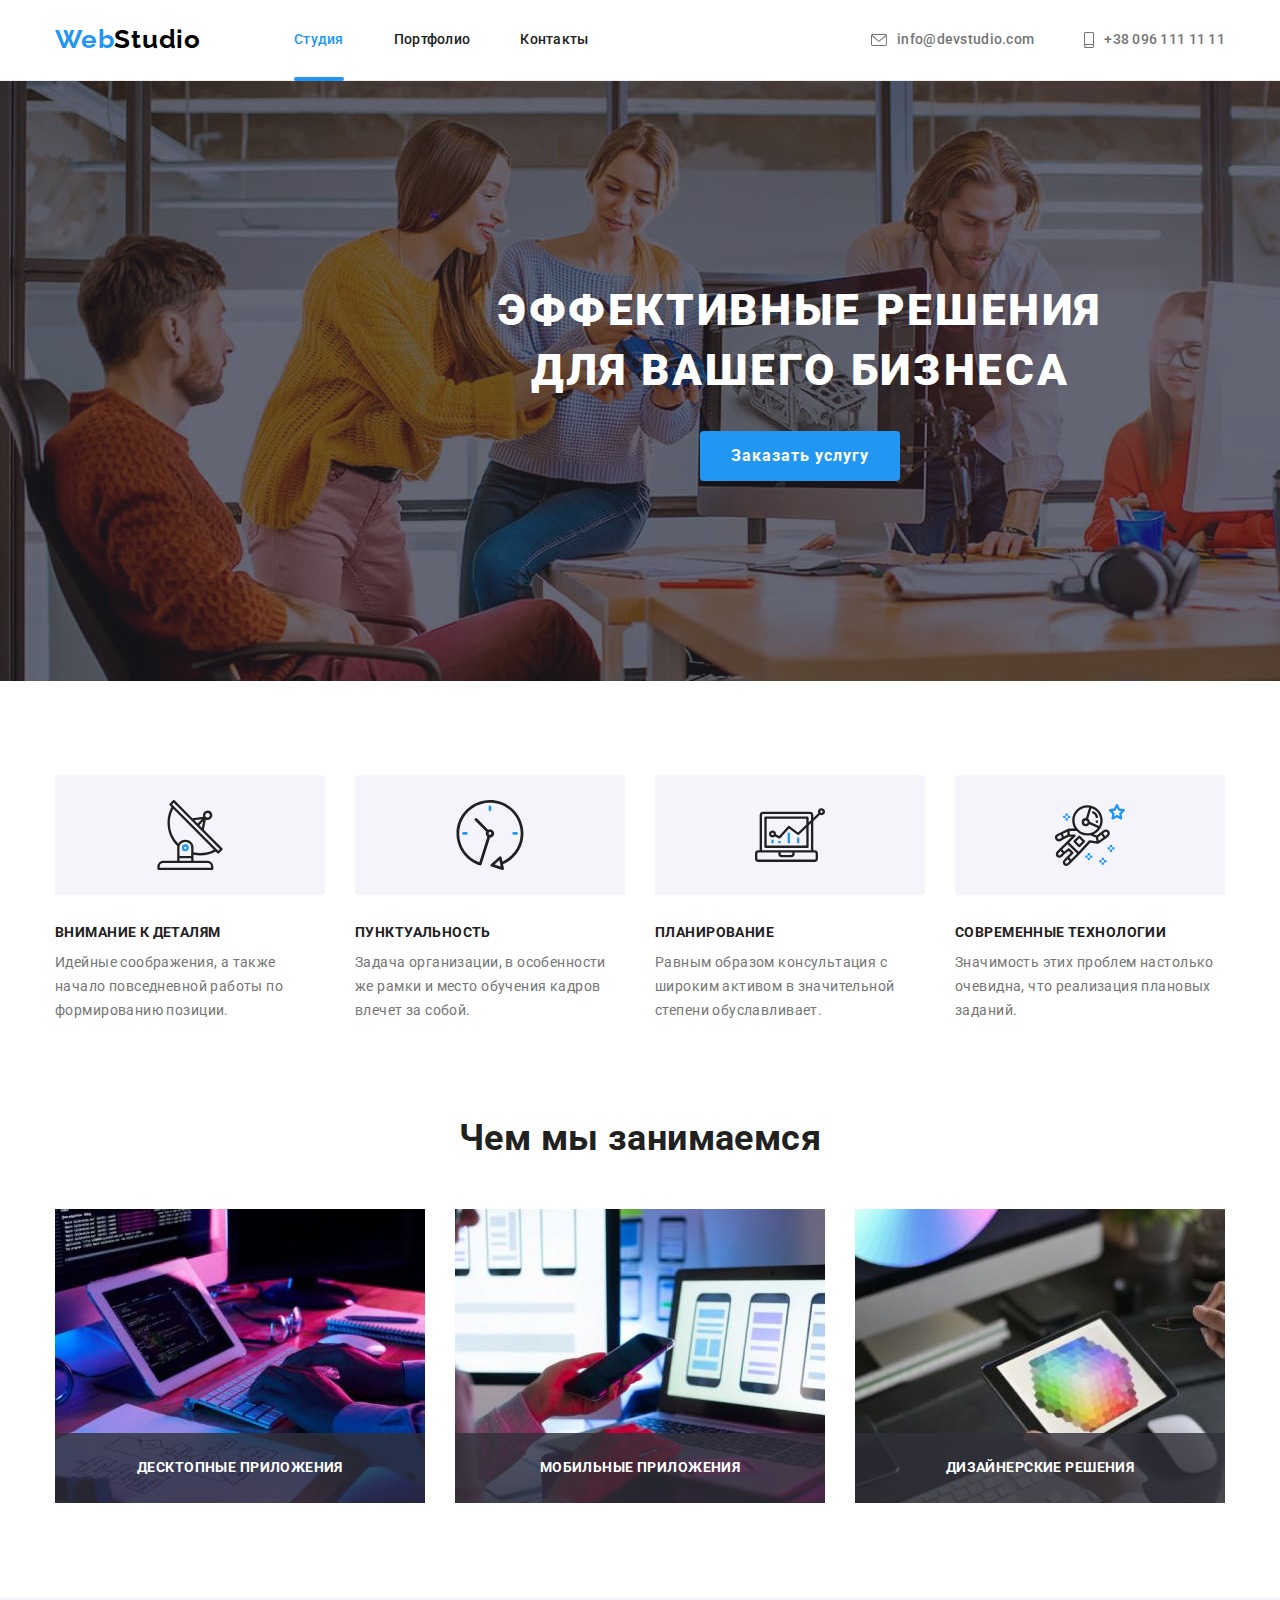
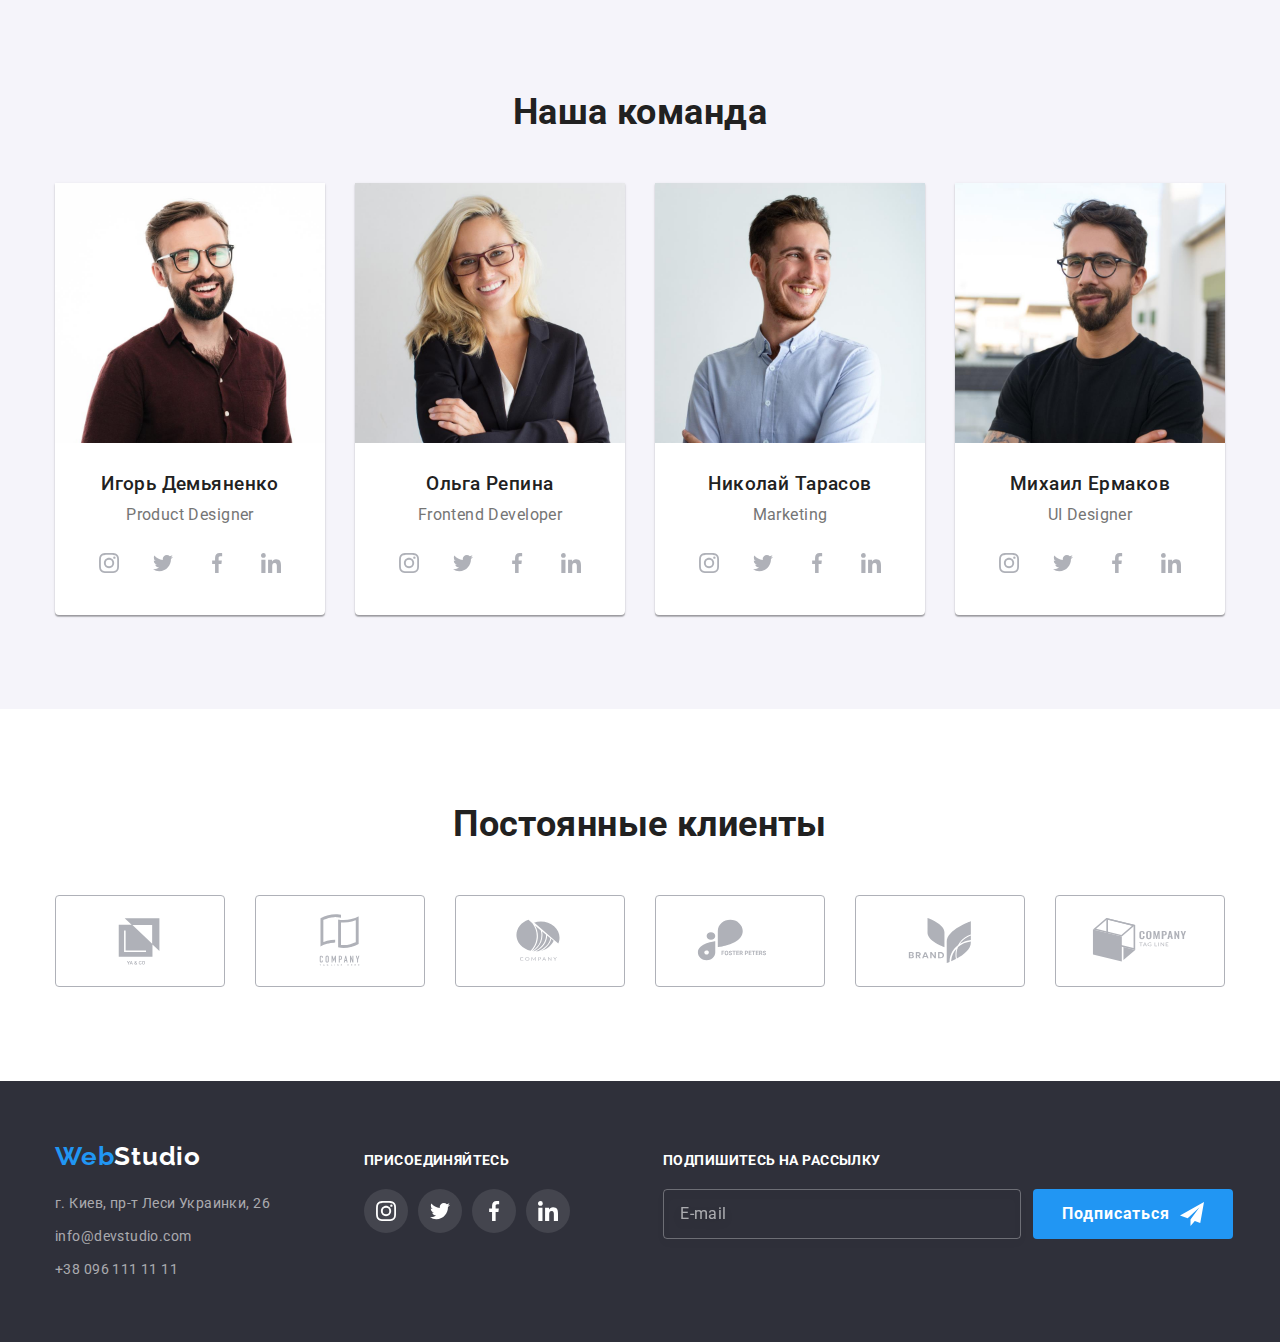
<file: index.html>
<!DOCTYPE html>
<html lang="ru">
  <head>
    <meta charset="UTF-8" />
    <meta http-equiv="X-UA-Compatible" content="IE=edge" />
    <meta name="viewport" content="width=device-width, initial-scale=1.0" />
    <title>Студия</title>
    <link rel="preconnect" href="https://fonts.googleapis.com" />
    <link rel="preconnect" href="https://fonts.gstatic.com" crossorigin />
    <link
      href="https://fonts.googleapis.com/css2?family=Raleway:wght@700&family=Roboto:wght@400;500;700;900&display=swap"
      rel="stylesheet"
    />
    <link rel="stylesheet" href="./css/modern-normalize.css" />
    <link rel="stylesheet" href="./css/styles.css" />
  </head>
  <body>
    <!--Верхняя линия-->
    <header>
      <div class="container header">
        <a class="logo link" href="./index.html"
          >Web<span class="logo-black">Studio</span></a
        >
        <nav>
          <ul class="site-nav">
            <li class="item">
              <a class="link current" href="./index.html">Студия</a>
            </li>
            <li class="item">
              <a class="link" href="./portfolio.html">Портфолио</a>
            </li>
            <li class="item">
              <a class="link" href="">Контакты</a>
            </li>
          </ul>
        </nav>
        <ul class="contacts">
          <li class="item">
            <a class="link" href="mailto:info@devstudio.com">
              <svg class="icon contact-icon" width="16" height="12">
                <use href="./images/icons.svg#mail"></use>
              </svg>
              info@devstudio.com</a
            >
          </li>
          <li class="item">
            <a class="link" href="tel:+380961111111">
              <svg class="icon contact-icon" width="10" height="16">
                <use href="./images/icons.svg#tel"></use>
              </svg>
              +38 096 111 11 11</a
            >
          </li>
        </ul>
      </div>
    </header>
    <!--Главная-->
    <main>
      <!--Шапка-->
      <section class="hero">
        <h1 class="hero-title">
          Эффективные решения <br />
          для вашего бизнеса
        </h1>
        <button class="action-button" type="button" data-modal-open>
          Заказать услугу
        </button>
      </section>
      <!--Особенности-->
      <section class="section peculiarities">
        <div class="container">
          <h2 class="visually-hidden">Особенности</h2>
          <ul class="peculiarities-list">
            <li class="item">
              <div class="icon-box">
                <svg class="icon" width="70" height="70">
                  <use href="./images/icons.svg#group1"></use>
                </svg>
              </div>
              <h3 class="peculiarities-list-title">Внимание к деталям</h3>
              <p>
                Идейные соображения, а также начало повседневной работы по
                формированию позиции.
              </p>
            </li>
            <li class="item">
              <div class="icon-box">
                <svg class="icon" width="70" height="70">
                  <use href="./images/icons.svg#group2"></use>
                </svg>
              </div>
              <h3 class="peculiarities-list-title">Пунктуальность</h3>
              <p>
                Задача организации, в особенности же рамки и место обучения
                кадров влечет за собой.
              </p>
            </li>
            <li class="item">
              <div class="icon-box">
                <svg class="icon" width="70" height="70">
                  <use href="./images/icons.svg#group3"></use>
                </svg>
              </div>
              <h3 class="peculiarities-list-title">Планирование</h3>
              <p>
                Равным образом консультация с широким активом в значительной
                степени обуславливает.
              </p>
            </li>
            <li class="item">
              <div class="icon-box">
                <svg class="icon" width="70" height="70">
                  <use href="./images/icons.svg#group4"></use>
                </svg>
              </div>
              <h3 class="peculiarities-list-title">Современные технологии</h3>
              <p>
                Значимость этих проблем настолько очевидна, что реализация
                плановых заданий.
              </p>
            </li>
          </ul>
        </div>
      </section>
      <!--Чем мы занимаемся-->
      <section class="section">
        <div class="container">
          <h2 class="section-title">Чем мы занимаемся</h2>
          <ul class="work">
            <li class="item work-card">
              <img
                src="./images/img1.jpg"
                alt="Десктопные приложения"
                width="370"
              />
              <div class="work-overlay">
                <p class="work-text">десктопные приложения</p>
              </div>
            </li>
            <li class="item work-card">
              <img
                src="./images/img2.jpg"
                alt="Мобильные приложения"
                width="370"
              />
              <div class="work-overlay">
                <p class="work-text">мобильные приложения</p>
              </div>
            </li>
            <li class="item work-card">
              <img
                src="./images/img3.jpg"
                alt="Дизайнерские решения"
                width="370"
              />
              <div class="work-overlay">
                <p class="work-text">дизайнерские решения</p>
              </div>
            </li>
          </ul>
        </div>
      </section>
      <!--Наша команда-->
      <section class="section team">
        <div class="container">
          <h2 class="section-title">Наша команда</h2>
          <ul class="team-list">
            <li class="item team-card">
              <img
                class="team-img"
                src="./images/img4.jpg"
                alt="Игорь Демьяненко"
                width="270"
              />
              <div class="team-content">
                <h3 class="team-list-title">Игорь Демьяненко</h3>
                <p>Product Designer</p>
                <ul class="social-networks">
                  <li class="item">
                    <a class="link" href="">
                      <svg class="icon" width="20" height="20">
                        <use href="./images/icons.svg#instagram"></use>
                      </svg>
                    </a>
                  </li>
                  <li class="item">
                    <a class="link" href="">
                      <svg class="icon" width="20" height="20">
                        <use href="./images/icons.svg#twitter"></use>
                      </svg>
                    </a>
                  </li>
                  <li class="item">
                    <a class="link" href="">
                      <svg class="icon" width="20" height="20">
                        <use href="./images/icons.svg#fb"></use>
                      </svg>
                    </a>
                  </li>
                  <li class="item">
                    <a class="link" href="">
                      <svg class="icon" width="20" height="20">
                        <use href="./images/icons.svg#linkedin"></use>
                      </svg>
                    </a>
                  </li>
                </ul>
              </div>
            </li>
            <li class="item team-card">
              <img
                class="team-img"
                src="./images/img5.jpg"
                alt="Ольга Репина"
                width="270"
              />
              <div class="team-content">
                <h3 class="team-list-title">Ольга Репина</h3>
                <p>Frontend Developer</p>
                <ul class="social-networks">
                  <li class="item">
                    <a class="link" href="">
                      <svg class="icon" width="20" height="20">
                        <use href="./images/icons.svg#instagram"></use>
                      </svg>
                    </a>
                  </li>
                  <li class="item">
                    <a class="link" href="">
                      <svg class="icon" width="20" height="20">
                        <use href="./images/icons.svg#twitter"></use>
                      </svg>
                    </a>
                  </li>
                  <li class="item">
                    <a class="link" href="">
                      <svg class="icon" width="20" height="20">
                        <use href="./images/icons.svg#fb"></use>
                      </svg>
                    </a>
                  </li>
                  <li class="item">
                    <a class="link" href="">
                      <svg class="icon" width="20" height="20">
                        <use href="./images/icons.svg#linkedin"></use>
                      </svg>
                    </a>
                  </li>
                </ul>
              </div>
            </li>
            <li class="item team-card">
              <img
                class="team-img"
                src="./images/img6.jpg"
                alt="Николай Тарасов"
                width="270"
              />
              <div class="team-content">
                <h3 class="team-list-title">Николай Тарасов</h3>
                <p>Marketing</p>
                <ul class="social-networks">
                  <li class="item">
                    <a class="link" href="">
                      <svg class="icon" width="20" height="20">
                        <use href="./images/icons.svg#instagram"></use>
                      </svg>
                    </a>
                  </li>
                  <li class="item">
                    <a class="link" href="">
                      <svg class="icon" width="20" height="20">
                        <use href="./images/icons.svg#twitter"></use>
                      </svg>
                    </a>
                  </li>
                  <li class="item">
                    <a class="link" href="">
                      <svg class="icon" width="20" height="20">
                        <use href="./images/icons.svg#fb"></use>
                      </svg>
                    </a>
                  </li>
                  <li class="item">
                    <a class="link" href="">
                      <svg class="icon" width="20" height="20">
                        <use href="./images/icons.svg#linkedin"></use>
                      </svg>
                    </a>
                  </li>
                </ul>
              </div>
            </li>
            <li class="item team-card">
              <img
                class="team-img"
                src="./images/img7.jpg"
                alt="Михаил Ермаков"
                width="270"
              />
              <div class="team-content">
                <h3 class="team-list-title">Михаил Ермаков</h3>
                <p>UI Designer</p>
                <ul class="social-networks">
                  <li class="item">
                    <a class="link" href="">
                      <svg class="icon" width="20" height="20">
                        <use href="./images/icons.svg#instagram"></use>
                      </svg>
                    </a>
                  </li>
                  <li class="item">
                    <a class="link" href="">
                      <svg class="icon" width="20" height="20">
                        <use href="./images/icons.svg#twitter"></use>
                      </svg>
                    </a>
                  </li>
                  <li class="item">
                    <a class="link" href="">
                      <svg class="icon" width="20" height="20">
                        <use href="./images/icons.svg#fb"></use>
                      </svg>
                    </a>
                  </li>
                  <li class="item">
                    <a class="link" href="">
                      <svg class="icon" width="20" height="20">
                        <use href="./images/icons.svg#linkedin"></use>
                      </svg>
                    </a>
                  </li>
                </ul>
              </div>
            </li>
          </ul>
        </div>
      </section>
      <!-- Постоянные клиенты -->
      <section class="section">
        <div class="container">
          <h2 class="section-title">Постоянные клиенты</h2>
          <ul class="clients-list">
            <li class="client">
              <a href="" class="link">
                <svg class="icon" width="106" height="60">
                  <use href="./images/icons.svg#logo1"></use>
                </svg>
              </a>
            </li>
            <li class="client">
              <a href="" class="link">
                <svg class="icon" width="106" height="60">
                  <use href="./images/icons.svg#logo2"></use>
                </svg>
              </a>
            </li>
            <li class="client">
              <a href="" class="link">
                <svg class="icon" width="106" height="60">
                  <use href="./images/icons.svg#logo3"></use>
                </svg>
              </a>
            </li>
            <li class="client">
              <a href="" class="link">
                <svg class="icon" width="106" height="60">
                  <use href="./images/icons.svg#logo4"></use>
                </svg>
              </a>
            </li>
            <li class="client">
              <a href="" class="link">
                <svg class="icon" width="106" height="60">
                  <use href="./images/icons.svg#logo5"></use>
                </svg>
              </a>
            </li>
            <li class="client">
              <a href="" class="link">
                <svg class="icon" width="106" height="60">
                  <use href="./images/icons.svg#logo6"></use>
                </svg>
              </a>
            </li>
          </ul>
        </div>
      </section>
    </main>
    <!--Подвал-->
    <footer class="footer">
      <div class="container footer-box">
        <div>
          <a class="logo link" href="./index.html"
            >Web<span class="logo-white">Studio</span></a
          >
          <address class="address">
            <ul>
              <li class="address-item">
                <a
                  class="map link"
                  href="https://www.google.com.ua/maps/place/%D0%B1%D1%83%D0%BB%D1%8C%D0%B2%D0%B0%D1%80+%D0%9B%D0%B5%D1%81%D1%96+%D0%A3%D0%BA%D1%80%D0%B0%D1%97%D0%BD%D0%BA%D0%B8,+26,+%D0%9A%D0%B8%D1%97%D0%B2,+02000/@50.4265807,30.5361971,17z/data=!3m1!4b1!4m5!3m4!1s0x40d4cf0e033ecbe9:0x57a4dffefec77da0!8m2!3d50.4265807!4d30.5383858?hl=uk"
                  target="_blank"
                >
                  г. Киев, пр-т Леси Украинки, 26
                </a>
              </li>
              <li class="address-item">
                <a class="link" href="mailto:info@devstudio.com"
                  >info@devstudio.com</a
                >
              </li>
              <li class="address-item">
                <a class="link" href="tel:+380961111111">+38 096 111 11 11</a>
              </li>
            </ul>
          </address>
        </div>
        <div class="join">
          <strong class="join-title">присоединяйтесь</strong>
          <ul class="join-list">
            <li class="item">
              <a class="link" href="">
                <svg class="icon" width="20" height="20">
                  <use href="./images/icons.svg#instagram"></use>
                </svg>
              </a>
            </li>
            <li class="item">
              <a class="link" href="">
                <svg class="icon" width="20" height="20">
                  <use href="./images/icons.svg#twitter"></use>
                </svg>
              </a>
            </li>
            <li class="item">
              <a class="link" href="">
                <svg class="icon" width="20" height="20">
                  <use href="./images/icons.svg#fb"></use>
                </svg>
              </a>
            </li>
            <li class="item">
              <a class="link" href="">
                <svg class="icon" width="20" height="20">
                  <use href="./images/icons.svg#linkedin"></use>
                </svg>
              </a>
            </li>
          </ul>
        </div>
        <div class="subscribe">
          <strong class="subscribe-title">подпишитесь на рассылку</strong>
          <form class="subscribe-form">
            <label class="subscribe-label">
              <input
                type="email"
                name="email"
                class="subscribe-input"
                placeholder="E-mail"
              />
            </label>
            <button type="submit" class="action-button">
              Подписаться
              <svg class="icon icon-send" width="24" height="24">
                <use href="./images/icons.svg#send"></use>
              </svg>
            </button>
          </form>
        </div>
      </div>
    </footer>
    <!--Бекдроп-->
    <div class="backdrop is-hidden" data-modal>
      <div class="modal">
        <strong class="modal-title"
          >Оставьте свои данные, мы вам перезвоним</strong
        >
        <form class="modal-form">
          <ul>
            <li class="modal-item">
              <label class="modal-label">
                <span class="modal-text">Имя</span>
                <input type="text" name="name" class="modal-input" />
                <svg class="icon" width="18" height="18">
                  <use href="./images/icons.svg#person"></use>
                </svg>
              </label>
            </li>
            <li class="modal-item">
              <label class="modal-label">
                <span class="modal-text">Телефон</span>
                <input type="tel" name="tel" class="modal-input" />
                <svg class="icon" width="18" height="18">
                  <use href="./images/icons.svg#phone"></use>
                </svg>
              </label>
            </li>
            <li class="modal-item">
              <label class="modal-label">
                <span class="modal-text">Почта</span>
                <input type="email" name="email" class="modal-input" />
                <svg class="icon" width="18" height="18">
                  <use href="./images/icons.svg#email"></use>
                </svg>
              </label>
            </li>
            <li class="modal-item">
              <label class="modal-label label-textarea">
                <span class="modal-text">Комментарий</span>
                <textarea
                  name="comment"
                  class="modal-textarea"
                  placeholder="Введите текст"
                ></textarea>
              </label>
            </li>
            <li>
              <label class="agreement">
                <input
                  type="checkbox"
                  name="checkbox"
                  class="checkbox visually-hidden"
                />
                <svg class="icon" width="16" height="15">
                  <use href="./images/icons.svg#check"></use>
                </svg>
                <span class="modal-text-agreement"
                  >Соглашаюсь с рассылкой и принимаю
                  <a href="" class="link">Условия договора</a></span
                >
              </label>
            </li>
            <li class="modal-submit-button">
              <button type="submit" class="action-button">Отправить</button>
            </li>
          </ul>
        </form>
        <button type="button" class="modal-button" data-modal-close>
          <svg class="icon" width="11" height="11">
            <use href="./images/icons.svg#x"></use>
          </svg>
        </button>
      </div>
    </div>
    <script src="./js/modal.js"></script>
  </body>
</html>
</file>
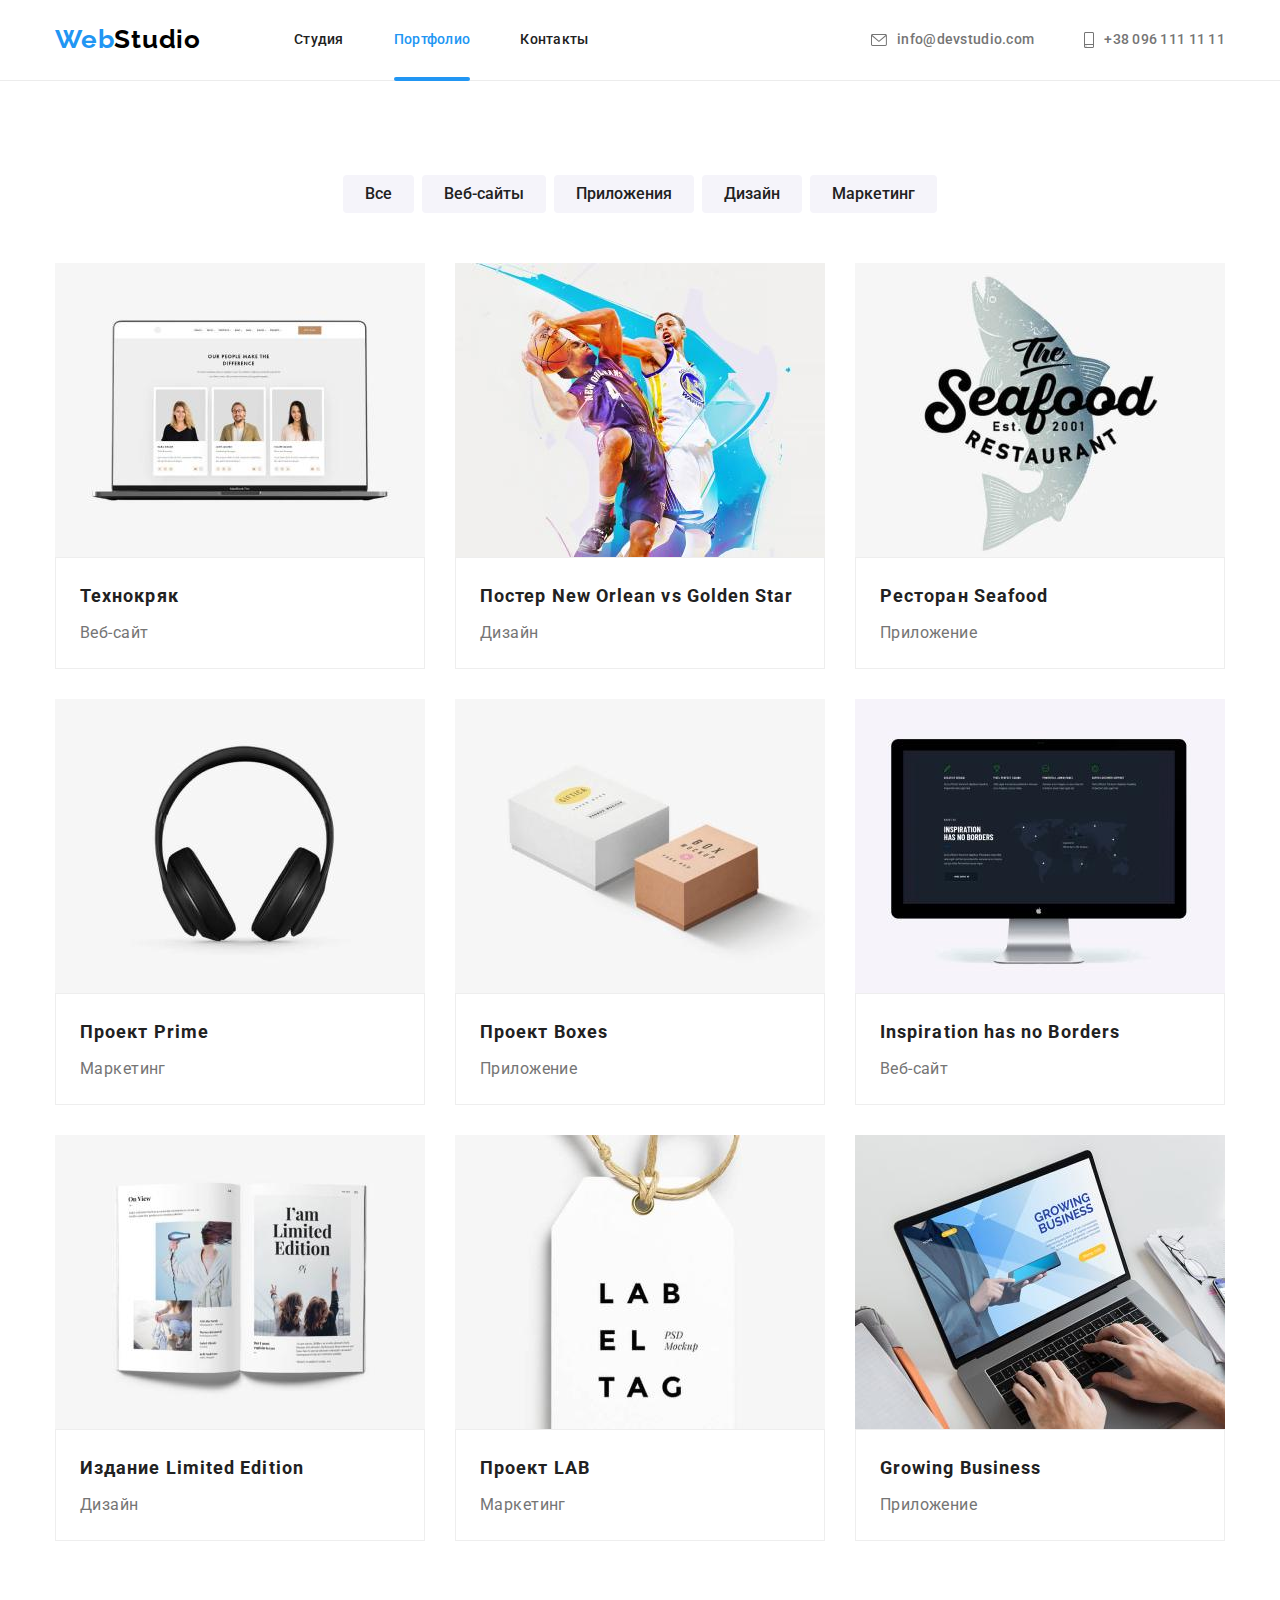
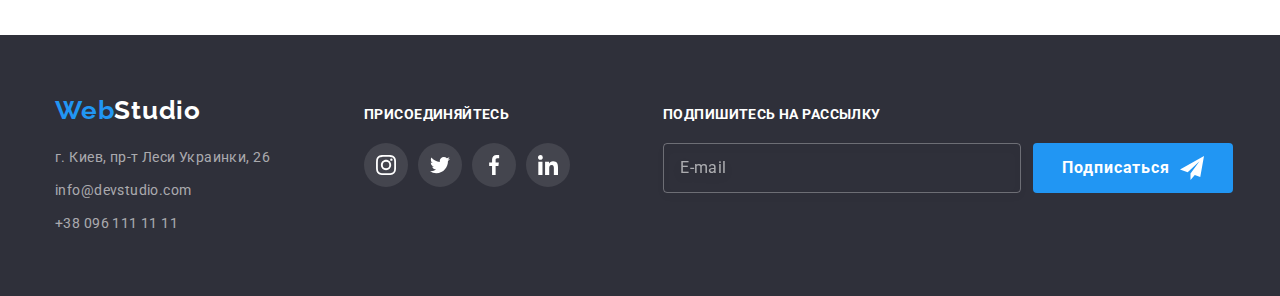
<file: portfolio.html>
<!DOCTYPE html>
<html lang="ru">
  <head>
    <meta charset="UTF-8" />
    <meta http-equiv="X-UA-Compatible" content="IE=edge" />
    <meta name="viewport" content="width=device-width, initial-scale=1.0" />
    <title>Портфолио</title>
    <link rel="preconnect" href="https://fonts.googleapis.com" />
    <link rel="preconnect" href="https://fonts.gstatic.com" crossorigin />
    <link
      href="https://fonts.googleapis.com/css2?family=Raleway:wght@700&family=Roboto:wght@400;500;700;900&display=swap"
      rel="stylesheet"
    />
    <link rel="stylesheet" href="./css/modern-normalize.css" />
    <link rel="stylesheet" href="./css/styles.css" />
  </head>
  <body>
    <!--Верхняя линия-->
    <header>
      <div class="container header">
        <a class="logo link" href="./index.html"
          >Web<span class="logo-black">Studio</span></a
        >
        <nav>
          <ul class="site-nav">
            <li class="item">
              <a class="link" href="./index.html">Студия</a>
            </li>
            <li class="item">
              <a class="link current" href="./portfolio.html">Портфолио</a>
            </li>
            <li class="item">
              <a class="link" href="">Контакты</a>
            </li>
          </ul>
        </nav>
        <ul class="contacts">
          <li class="item">
            <a class="link" href="mailto:info@devstudio.com">
              <svg class="contact-icon" width="16" height="12">
                <use href="./images/icons.svg#mail"></use>
              </svg>
              info@devstudio.com</a
            >
          </li>
          <li class="item">
            <a class="link" href="tel:+380961111111">
              <svg class="contact-icon" width="10" height="16">
                <use href="./images/icons.svg#tel"></use>
              </svg>
              +38 096 111 11 11</a
            >
          </li>
        </ul>
      </div>
    </header>
    <!--Портфолио-->
    <main>
      <section class="section">
        <div class="container">
          <h1 class="visually-hidden">Портфолио</h1>
          <!--Фильтры-->
          <ul class="filters">
            <li class="filters-item">
              <button class="button" type="button">Все</button>
            </li>
            <li class="filters-item">
              <button class="button" type="button">Веб-сайты</button>
            </li>
            <li class="filters-item">
              <button class="button" type="button">Приложения</button>
            </li>
            <li class="filters-item">
              <button class="button" type="button">Дизайн</button>
            </li>
            <li class="filters-item">
              <button class="button" type="button">Маркетинг</button>
            </li>
          </ul>
          <!--Проекты-->
          <ul class="projects-list">
            <li class="projects-card">
              <a class="link" href="">
                <div class="project-actions">
                  <img src="./images/img8.jpg" alt="Ноутбук" width="370" />
                  <div class="actions-overlay">
                    <p class="project-actions-text">
                      Технокряк это современная площадка распространения
                      коронавируса. Компании используют эту платформу для
                      цифрового шпионажа и атак на защищённые сервера
                      конкурентов.
                    </p>
                  </div>
                </div>
                <div class="project-content">
                  <h2 class="projects-list-title">Технокряк</h2>
                  <p>Веб-сайт</p>
                </div>
              </a>
            </li>
            <li class="projects-card">
              <a class="link" href="">
                <div class="project-actions">
                  <img src="./images/img9.jpg" alt="Баскетбол" width="370" />
                  <div class="actions-overlay">
                    <p class="project-actions-text">
                      Технокряк это современная площадка распространения
                      коронавируса. Компании используют эту платформу для
                      цифрового шпионажа и атак на защищённые сервера
                      конкурентов.
                    </p>
                  </div>
                </div>
                <div class="project-content">
                  <h2 class="projects-list-title">
                    Постер New Orlean vs Golden Star
                  </h2>
                  <p>Дизайн</p>
                </div>
              </a>
            </li>
            <li class="projects-card">
              <a class="link" href="">
                <div class="project-actions">
                  <img src="./images/img10.jpg" alt="Рыба" width="370" />
                  <div class="actions-overlay">
                    <p class="project-actions-text">
                      Технокряк это современная площадка распространения
                      коронавируса. Компании используют эту платформу для
                      цифрового шпионажа и атак на защищённые сервера
                      конкурентов.
                    </p>
                  </div>
                </div>
                <div class="project-content">
                  <h2 class="projects-list-title">Ресторан Seafood</h2>
                  <p>Приложение</p>
                </div>
              </a>
            </li>
            <li class="projects-card">
              <a class="link" href="">
                <div class="project-actions">
                  <img src="./images/img11.jpg" alt="Наушники" width="370" />
                  <div class="actions-overlay">
                    <p class="project-actions-text">
                      Технокряк это современная площадка распространения
                      коронавируса. Компании используют эту платформу для
                      цифрового шпионажа и атак на защищённые сервера
                      конкурентов.
                    </p>
                  </div>
                </div>
                <div class="project-content">
                  <h2 class="projects-list-title">Проект Prime</h2>
                  <p>Маркетинг</p>
                </div>
              </a>
            </li>
            <li class="projects-card">
              <a class="link" href="">
                <div class="project-actions">
                  <img src="./images/img12.jpg" alt="Коробки" width="370" />
                  <div class="actions-overlay">
                    <p class="project-actions-text">
                      Технокряк это современная площадка распространения
                      коронавируса. Компании используют эту платформу для
                      цифрового шпионажа и атак на защищённые сервера
                      конкурентов.
                    </p>
                  </div>
                </div>
                <div class="project-content">
                  <h2 class="projects-list-title">Проект Boxes</h2>
                  <p>Приложение</p>
                </div>
              </a>
            </li>
            <li class="projects-card">
              <a class="link" href="">
                <div class="project-actions">
                  <img src="./images/img13.jpg" alt="Монитор" width="370" />
                  <div class="actions-overlay">
                    <p class="project-actions-text">
                      Технокряк это современная площадка распространения
                      коронавируса. Компании используют эту платформу для
                      цифрового шпионажа и атак на защищённые сервера
                      конкурентов.
                    </p>
                  </div>
                </div>
                <div class="project-content">
                  <h2 class="projects-list-title">
                    Inspiration has no Borders
                  </h2>
                  <p>Веб-сайт</p>
                </div>
              </a>
            </li>
            <li class="projects-card">
              <a class="link" href="">
                <div class="project-actions">
                  <img src="./images/img14.jpg" alt="Журнал" width="370" />
                  <div class="actions-overlay">
                    <p class="project-actions-text">
                      Технокряк это современная площадка распространения
                      коронавируса. Компании используют эту платформу для
                      цифрового шпионажа и атак на защищённые сервера
                      конкурентов.
                    </p>
                  </div>
                </div>
                <div class="project-content">
                  <h2 class="projects-list-title">Издание Limited Edition</h2>
                  <p>Дизайн</p>
                </div>
              </a>
            </li>
            <li class="projects-card">
              <a class="link" href="">
                <div class="project-actions">
                  <img src="./images/img15.jpg" alt="Бирка" width="370" />
                  <div class="actions-overlay">
                    <p class="project-actions-text">
                      Технокряк это современная площадка распространения
                      коронавируса. Компании используют эту платформу для
                      цифрового шпионажа и атак на защищённые сервера
                      конкурентов.
                    </p>
                  </div>
                </div>
                <div class="project-content">
                  <h2 class="projects-list-title">Проект LAB</h2>
                  <p>Маркетинг</p>
                </div>
              </a>
            </li>
            <li class="projects-card">
              <a class="link" href="">
                <div class="project-actions">
                  <img src="./images/img16.jpg" alt="Ноутбук" width="370" />
                  <div class="actions-overlay">
                    <p class="project-actions-text">
                      Технокряк это современная площадка распространения
                      коронавируса. Компании используют эту платформу для
                      цифрового шпионажа и атак на защищённые сервера
                      конкурентов.
                    </p>
                  </div>
                </div>
                <div class="project-content">
                  <h2 class="projects-list-title">Growing Business</h2>
                  <p>Приложение</p>
                </div>
              </a>
            </li>
          </ul>
        </div>
      </section>
    </main>
    <!--Подвал-->
    <footer class="footer">
      <div class="container footer-box">
        <div>
          <a class="logo link" href="./index.html"
            >Web<span class="logo-white">Studio</span></a
          >
          <address class="address">
            <ul>
              <li class="address-item">
                <a
                  class="map link"
                  href="https://www.google.com.ua/maps/place/%D0%B1%D1%83%D0%BB%D1%8C%D0%B2%D0%B0%D1%80+%D0%9B%D0%B5%D1%81%D1%96+%D0%A3%D0%BA%D1%80%D0%B0%D1%97%D0%BD%D0%BA%D0%B8,+26,+%D0%9A%D0%B8%D1%97%D0%B2,+02000/@50.4265807,30.5361971,17z/data=!3m1!4b1!4m5!3m4!1s0x40d4cf0e033ecbe9:0x57a4dffefec77da0!8m2!3d50.4265807!4d30.5383858?hl=uk"
                  target="_blank"
                >
                  г. Киев, пр-т Леси Украинки, 26
                </a>
              </li>
              <li class="address-item">
                <a class="link" href="mailto:info@devstudio.com"
                  >info@devstudio.com</a
                >
              </li>
              <li class="address-item">
                <a class="link" href="tel:+380961111111">+38 096 111 11 11</a>
              </li>
            </ul>
          </address>
        </div>
        <div class="join">
          <strong class="join-title">присоединяйтесь</strong>
          <ul class="join-list">
            <li class="item">
              <a class="link" href="">
                <svg class="icon" width="20" height="20">
                  <use href="./images/icons.svg#instagram"></use>
                </svg>
              </a>
            </li>
            <li class="item">
              <a class="link" href="">
                <svg class="icon" width="20" height="20">
                  <use href="./images/icons.svg#twitter"></use>
                </svg>
              </a>
            </li>
            <li class="item">
              <a class="link" href="">
                <svg class="icon" width="20" height="20">
                  <use href="./images/icons.svg#fb"></use>
                </svg>
              </a>
            </li>
            <li class="item">
              <a class="link" href="">
                <svg class="icon" width="20" height="20">
                  <use href="./images/icons.svg#linkedin"></use>
                </svg>
              </a>
            </li>
          </ul>
        </div>
        <div class="subscribe">
          <strong class="subscribe-title">подпишитесь на рассылку</strong>
          <form class="subscribe-form">
            <label class="subscribe-label">
              <input
                type="email"
                name="email"
                class="subscribe-input"
                placeholder="E-mail"
              />
            </label>
            <button type="submit" class="action-button">
              Подписаться
              <svg class="icon icon-send" width="24" height="24">
                <use href="./images/icons.svg#send"></use>
              </svg>
            </button>
          </form>
        </div>
      </div>
    </footer>
  </body>
</html>
</file>
<file: css/styles.css>
:root {
  --primary-text-color: #757575;
  --title-text-color: #212121;
  --hover-text-color: #2196f3;
  --footer-text-color: rgba(255, 255, 255, 0.6);
  --black: #000000;
  --white: #ffffff;
  --secondary-bg: #f5f4fa;
  --footer-bg: #2f303a;
  --action-bg: rgba(33, 150, 243, 0.9);
  --border-color: #eeeeee;
  --icon-color: #afb1b8;
  --card-set-gap: 30px;
  --title-gap: 50px;
  --action-time: 250ms;
  --action-function: cubic-bezier(0.4, 0, 0.2, 1);
}

html {
  box-sizing: border-box;
}

*,
*::before,
*::after {
  box-sizing: inherit;
}

h1,
h2,
h3,
p {
  margin-top: 0;
  margin-bottom: 0;
}

img {
  display: block;
  height: auto;
  max-width: 100%;
}

ul {
  padding: 0;
  margin: 0;
  list-style-type: none;
}

.link {
  text-decoration: none;
  color: inherit;
}

body {
  font-family: "Roboto", sans-serif;
  font-size: 14px;
  line-height: 1.71;
  letter-spacing: 0.03em;

  color: var(--primary-text-color);
  background-color: var(--white);
}

.container {
  width: 1200px;
  margin-left: auto;
  margin-right: auto;
  padding-left: 15px;
  padding-right: 15px;
}

.item + .item {
  margin-left: var(--card-set-gap);
}

/* Верхняя линия */

header {
  border-bottom: 1px solid #ececec;
}

.header {
  display: flex;
  justify-content: center;
  align-items: center;
}

/* Лого */

.logo {
  margin-right: 93px;

  color: var(--hover-text-color);
  font-family: Raleway, sans-serif;
  font-weight: 700;
  font-size: 26px;
  line-height: 1.2;
  letter-spacing: 0.03em;
}

.logo-black {
  color: var(--black);
}

/* Навигация */

.site-nav,
.contacts {
  display: flex;
}

.site-nav .link,
.contacts .link {
  display: block;
  padding-top: 32px;
  padding-bottom: 32px;

  color: var(--title-text-color);
  font-weight: 500;
  font-size: 14px;
  line-height: 1.14;
  letter-spacing: 0.02em;

  transition: color var(--action-time) var(--action-function);
}

.site-nav .item + .item,
.contacts .item + .item {
  margin-left: var(--title-gap);
}

.site-nav .link:hover,
.site-nav .link:focus,
.contacts .link:hover,
.contacts .link:focus {
  color: var(--hover-text-color);
  fill: var(--hover-text-color);
}

.contacts .link {
  display: flex;
  align-items: center;
  color: var(--primary-text-color);
}

.link.current {
  position: relative;

  color: var(--hover-text-color);
}

.link.current::after {
  content: "";

  position: absolute;
  left: 0;
  bottom: -1px;

  display: block;
  width: 100%;
  height: 4px;
  border-radius: 2px;
  background-color: var(--hover-text-color);
}

.contacts {
  margin-left: auto;
}

.contact-icon {
  fill: currentColor;
  margin-right: 10px;
}

/* Шапка */

.hero {
  display: flex;
  flex-direction: column;
  align-items: center;
  min-width: 1600px;
  height: 600px;
  padding: 200px 0;

  background-image: linear-gradient(
      to right,
      rgba(47, 48, 58, 0.4),
      rgba(47, 48, 58, 0.4)
    ),
    url(../images/Img17.jpg);
  background-repeat: no-repeat;
  background-position: center;
  background-size: cover;
  background-color: #c4c4c4;
  text-align: center;
}

.hero-title {
  margin-bottom: var(--card-set-gap);

  color: var(--white);
  font-weight: 900;
  font-size: 44px;
  line-height: 1.36;
  letter-spacing: 0.06em;
  text-transform: uppercase;
}

.action-button {
  display: flex;
  justify-content: center;
  align-items: center;
  width: 200px;
  height: 50px;

  border: transparent;
  border-radius: 4px;
  cursor: pointer;

  color: var(--white);
  font-weight: 700;
  font-size: 16px;
  line-height: 1.87;
  letter-spacing: 0.06em;
  background-color: var(--hover-text-color);

  transition: background-color var(--action-time) var(--action-function),
    box-shadow var(--action-time) var(--action-function);
}

.action-button:hover,
.action-button:focus {
  background-color: #188ce8;
  box-shadow: 0px 4px 4px rgba(0, 0, 0, 0.15);
}

/* Cекции */

.section {
  padding-top: 94px;
  padding-bottom: 94px;
}

.section-title {
  margin-bottom: var(--title-gap);

  color: var(--title-text-color);
  font-weight: 700;
  font-size: 36px;
  line-height: 1.17;
  text-align: center;
}

.peculiarities {
  padding-bottom: 0;
}

.visually-hidden {
  position: absolute;
  width: 1px;
  height: 1px;
  margin: -1px;
  padding: 0;
  overflow: hidden;
  border: 0;
  clip: rect(0 0 0 0);
}

.peculiarities-list {
  display: flex;
}

.peculiarities-list .item {
  width: 270px;
}

.peculiarities-list-title {
  margin-top: var(--card-set-gap);
  margin-bottom: 10px;
  font-weight: 700;
  font-size: 14px;
  line-height: 1.14;
  text-transform: uppercase;

  color: var(--title-text-color);
}

.icon-box {
  display: flex;
  justify-content: center;
  align-items: center;
  height: 120px;

  background: var(--secondary-bg);
  border-radius: 4px;
}

.work {
  display: flex;
}

.work-card {
  position: relative;
}

.work-overlay {
  display: flex;
  position: absolute;
  left: 0;
  bottom: 0;

  width: 100%;
  height: 70px;

  background-color: rgba(47, 48, 58, 0.8);
  align-items: center;
  justify-content: center;
}

.work-text {
  font-weight: 700;
  font-size: 14px;
  line-height: 1.14;
  text-transform: uppercase;

  color: var(--white);
}

.team {
  background-color: var(--secondary-bg);
}

.team-list {
  display: flex;

  font-size: 16px;
  line-height: 1.2;
  text-align: center;
}

.team-card {
  background: var(--white);

  box-shadow: 0px 1px 3px rgba(0, 0, 0, 0.12), 0px 1px 1px rgba(0, 0, 0, 0.14),
    0px 2px 1px rgba(0, 0, 0, 0.2);
  border-radius: 0px 0px 4px 4px;
}

.team-list-title {
  margin-bottom: 10px;
  font-weight: 500;

  color: var(--title-text-color);
}

.team-content {
  padding-top: var(--card-set-gap);
  padding-bottom: var(--card-set-gap);
}

.social-networks {
  display: flex;
  justify-content: center;
  margin-top: 16px;
}

.social-networks .link {
  display: flex;
  justify-content: center;
  align-items: center;
  width: 44px;
  height: 44px;
  border-radius: 50%;
  fill: var(--icon-color);

  transition: background-color var(--action-time) var(--action-function),
    fill var(--action-time) var(--action-function);
}

.social-networks .link:hover,
.social-networks .link:focus {
  fill: var(--white);
  background-color: var(--hover-text-color);
}

.social-networks .item + .item {
  margin-left: 10px;
}

.clients-list {
  display: flex;
  justify-content: center;
}

.client .link {
  display: flex;
  justify-content: center;
  align-items: center;
  width: 170px;
  height: 92px;
  border: 1px solid #afb1b8;
  border-radius: 4px;
  fill: var(--icon-color);

  transition: border var(--action-time) var(--action-function),
    fill var(--action-time) var(--action-function);
}

.client + .client {
  margin-left: var(--card-set-gap);
}

.client .link:hover,
.client .link:focus {
  border: 1px solid var(--hover-text-color);
  fill: var(--hover-text-color);
}

/* Проекти */

.filters {
  margin-bottom: var(--title-gap);
  display: flex;
  justify-content: center;
}

.filters-item + .filters-item {
  margin-left: 8px;
}

.button {
  display: inline-block;
  padding: 6px 22px;
  border: transparent;
  border-radius: 4px;
  cursor: pointer;

  font-weight: 500;
  font-size: 16px;
  line-height: 1.62;
  text-align: center;

  color: var(--title-text-color);
  background-color: var(--secondary-bg);

  transition: color var(--action-time) var(--action-function),
    background-color var(--action-time) var(--action-function),
    box-shadow var(--action-time) var(--action-function);
}

.button:hover,
.button:focus {
  color: var(--white);
  background-color: var(--hover-text-color);
  box-shadow: 0px 3px 1px rgba(0, 0, 0, 0.1), 0px 1px 2px rgba(0, 0, 0, 0.08),
    0px 2px 2px rgba(0, 0, 0, 0.12);
}

.projects-list {
  display: flex;
  flex-wrap: wrap;
  margin-top: calc(-1 * var(--card-set-gap));
  margin-left: calc(-1 * var(--card-set-gap));

  font-size: 16px;
  line-height: 1.87;
}

.projects-card {
  flex-basis: calc(100% / 3 - 30px);
  margin-top: var(--card-set-gap);
  margin-left: var(--card-set-gap);
}

.projects-card .link {
  display: inline-block;

  transition: box-shadow var(--action-time) var(--action-function);
}

.projects-card .link:hover,
.projects-card .link:focus {
  box-shadow: 0px 1px 1px rgba(0, 0, 0, 0.12), 0px 4px 4px rgba(0, 0, 0, 0.06),
    1px 4px 6px rgba(0, 0, 0, 0.16);
}

.projects-list-title {
  margin-bottom: 4px;

  font-weight: 700;
  font-size: 18px;
  line-height: 2;
  letter-spacing: 0.06em;

  color: var(--title-text-color);
}

.project-content {
  padding: 20px 24px;
  background: var(--white);
  border: 1px solid var(--border-color);
  box-sizing: border-box;
}

.project-actions {
  position: relative;
  overflow: hidden;
}

.actions-overlay {
  position: absolute;
  left: 0;
  top: 0;

  width: 100%;
  height: 100%;

  background-color: var(--action-bg);

  transform: translateY(101%);
  transition: transform var(--action-time) var(--action-function);
}

.projects-card .link:hover .actions-overlay,
.projects-card .link:focus .actions-overlay {
  transform: translateY(0);
}

.project-actions-text {
  position: absolute;
  left: 50%;
  top: 50%;

  width: 322px;
  height: 168px;

  font-weight: 400;
  font-size: 18px;
  line-height: 1.56;
  letter-spacing: 0.03em;

  color: var(--white);

  transform: translate(-50%, -50%);
}

/* Подвал */

.footer-box {
  display: flex;
  align-items: baseline;
}

.footer {
  padding-top: 60px;
  padding-bottom: 60px;

  background-color: var(--footer-bg);
}

.footer .logo {
  display: inline-block;
  margin-bottom: 20px;
}

.logo-white {
  color: var(--white);
}

.address .link {
  font-style: normal;

  color: var(--footer-text-color);
  transition: color var(--action-time) var(--action-function);
}

.map {
  color: var(--white);
}

.address .link:hover,
.address .link:focus {
  color: var(--hover-text-color);
}

.address-item + .address-item {
  margin-top: 9px;
}

.join {
  margin-left: 70px;
  color: var(--white);
  fill: var(--white);
}

.join-title,
.subscribe-title {
  display: block;
  margin-bottom: 20px;

  font-weight: 700;
  line-height: 1.14;
  text-transform: uppercase;
}

.join-list {
  display: flex;
}

.join-list .link {
  display: flex;
  justify-content: center;
  align-items: center;
  width: 44px;
  height: 44px;
  border-radius: 50%;
  background-color: rgba(255, 255, 255, 0.1);
  fill: var(--white);

  transition: background-color var(--action-time) var(--action-function);
}

.join-list .link:hover,
.join-list .link:focus {
  background-color: var(--hover-text-color);
}

.join-list .item + .item {
  margin-left: 10px;
}

.subscribe {
  margin-left: 93px;
  color: var(--white);
  fill: var(--white);
}

.subscribe-form {
  display: flex;
  margin-top: 20px;
}

.subscribe-label {
  margin-right: 12px;
}

.subscribe-input {
  display: flex;
  align-items: center;
  padding-left: 16px;
  width: 358px;
  height: 50px;

  font-weight: 400;
  font-size: 16px;
  line-height: 1.25;
  letter-spacing: 0.03em;

  color: rgba(255, 255, 255, 0.6);

  border: 1px solid rgba(255, 255, 255, 0.3);
  box-sizing: border-box;
  filter: drop-shadow(0px 4px 4px rgba(0, 0, 0, 0.15));
  border-radius: 4px;
  background-color: transparent;
  outline: transparent;

  cursor: pointer;
  transition: border var(--action-time) var(--action-function);
}

.subscribe-input:hover,
.subscribe-input:focus {
  border: 1px solid var(--hover-text-color);
}

.subscribe-input::placeholder {
  font-weight: 400;
  font-size: 16px;
  line-height: 1.25;
  letter-spacing: 0.03em;

  color: rgba(255, 255, 255, 0.6);
}

.icon-send {
  margin-left: 10px;
}

/* Бекдроп */

.backdrop {
  position: fixed;
  left: 0;
  top: 0;

  width: 100%;
  height: 100%;

  background-color: rgba(0, 0, 0, 0.2);

  opacity: 1;
  transition: opacity var(--action-time) var(--action-function),
    visibility var(--action-time) var(--action-function);
}

.backdrop.is-hidden {
  visibility: hidden;
  opacity: 0;
  pointer-events: none;
}

.modal {
  position: absolute;
  left: 50%;
  top: 50%;

  padding: 40px;
  width: 528px;
  height: 581px;

  background-color: var(--white);
  box-shadow: 0px 1px 3px rgba(0, 0, 0, 0.12), 0px 1px 1px rgba(0, 0, 0, 0.14),
    0px 2px 1px rgba(0, 0, 0, 0.2);
  border-radius: 4px;

  transform: translate(-50%, -50%) scale(1);
  transition: transform var(--action-time) var(--action-function);
}

.backdrop.is-hidden .modal {
  transform: translate(-50%, -50%) scale(0.6);
}

.modal-button {
  position: absolute;
  right: 8px;
  top: 8px;

  display: flex;
  justify-content: center;
  align-items: center;
  width: 30px;
  height: 30px;

  background: var(--white);
  border: 1px solid rgba(0, 0, 0, 0.1);
  border-radius: 50%;

  fill: var(--title-text-color);
  transition: fill var(--action-time) var(--action-function);
}

.modal-button:hover,
.modal-button:focus {
  fill: var(--hover-text-color);
}

.modal-form {
  display: flex;
  flex-direction: column;
}

.modal-title {
  display: block;
  margin-bottom: 12px;

  font-weight: 700;
  font-size: 20px;
  line-height: 1.15;
  text-align: center;
  letter-spacing: 0.03em;

  color: var(--title-text-color);
}

.modal-item {
  position: relative;
  display: flex;
  flex-direction: column;

  fill: var(--title-text-color);
  transition: fill var(--action-time) var(--action-function);
}

.modal-item + .modal-item {
  margin-top: 10px;
}

.modal-label .icon {
  position: absolute;
  left: 12px;
  bottom: 11px;
}

.modal-text {
  display: block;
  margin-bottom: 4px;

  font-weight: 400;
  font-size: 12px;
  line-height: 1.17;
  letter-spacing: 0.01em;

  color: var(--primary-text-color);
}

.modal-input {
  padding-left: 42px;

  width: 448px;
  height: 40px;

  border: 1px solid rgba(33, 33, 33, 0.2);
  border-radius: 4px;
  outline: transparent;

  cursor: pointer;
  z-index: 10;

  transition: border var(--action-time) var(--action-function);
}

.modal-textarea {
  padding: 12px 16px;
  width: 448px;
  height: 120px;

  border: 1px solid rgba(33, 33, 33, 0.2);
  border-radius: 4px;
  outline: transparent;

  cursor: pointer;
  resize: none;
}

.modal-input:hover + .icon,
.modal-input:focus + .icon {
  fill: var(--hover-text-color);
}

.modal-input:hover,
.modal-input:focus,
.modal-textarea:hover,
.modal-textarea:focus {
  border: 1px solid var(--hover-text-color);
}

.modal-textarea::placeholder {
  font-weight: 400;
  font-size: 14px;
  line-height: 1.14;
  letter-spacing: 0.01em;

  color: rgba(117, 117, 117, 0.5);
}

.modal-label.label-textarea {
  height: 138px;
}

.agreement {
  display: flex;
  align-items: center;
  justify-content: center;
  margin-top: 20px;
  fill: var(--white);
  background-origin: border-box;

  transition: fill var(--action-time) var(--action-function);
}

.agreement .icon {
  border: 2px solid var(--title-text-color);
  border-radius: 2px;
  background-origin: border-box;
}

.checkbox:checked + .icon {
  fill: var(--hover-text-color);
  border: 0;
}

.modal-text-agreement {
  margin-left: 7px;

  font-weight: 400;
  font-size: 14px;
  line-height: 1.71;
  letter-spacing: 0.03em;

  color: var(--primary-text-color);
}

.modal-text-agreement .link {
  text-decoration: underline;
  color: var(--hover-text-color);
}

.modal-submit-button {
  display: flex;
  justify-content: center;

  margin-top: var(--card-set-gap);
}
</file>
